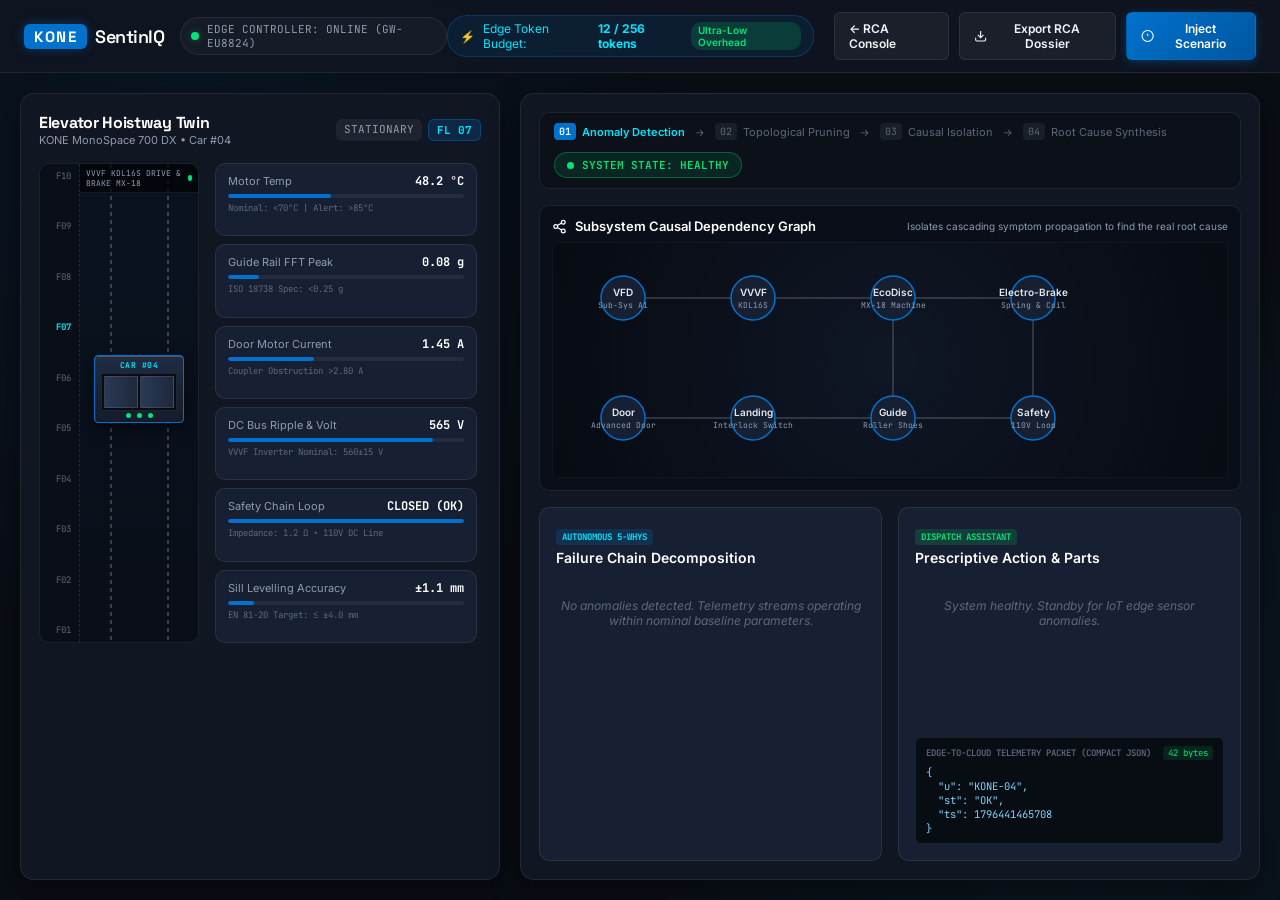
<file: sentiniq-dashboard/index.html>
<!DOCTYPE html>
<html lang="en">
<head>
  <meta charset="UTF-8">
  <meta name="viewport" content="width=device-width, initial-scale=1.0">
  <title>KONE SentinIQ | Autonomous Fault Isolation & Root Cause Analysis</title>
  <link rel="preconnect" href="https://fonts.googleapis.com">
  <link rel="preconnect" href="https://fonts.gstatic.com" crossorigin>
  <link href="https://fonts.googleapis.com/css2?family=Space+Grotesk:wght@400;500;600;700&family=JetBrains+Mono:wght@400;500;700&family=Inter:wght@300;400;500;600;700&display=swap" rel="stylesheet">
  <link rel="stylesheet" href="style.css">
</head>
<body class="dark-theme">
  <!-- Top Bar -->
  <header class="top-nav">
    <div class="brand">
      <div class="logo-mark">
        <span class="kone-pill">KONE</span>
        <span class="product-tag">SentinIQ</span>
      </div>
      <div class="system-status">
        <span class="pulse-dot active"></span>
        <span class="system-label">EDGE CONTROLLER: ONLINE (GW-EU8824)</span>
      </div>
    </div>

    <div class="nav-controls">
      <div class="token-meter">
        <span class="token-icon">⚡</span>
        <span class="token-label">Edge Token Budget:</span>
        <strong id="token-usage-counter">42 / 256 tokens</strong>
        <span class="badge-eco">Ultra-Low Overhead</span>
      </div>

      <div class="header-actions">
        <a href="/" class="btn btn-secondary" style="text-decoration:none; display:inline-flex; align-items:center; gap:6px;">← RCA Console</a>
        <button id="btn-export-report" class="btn btn-secondary">
          <svg width="14" height="14" viewBox="0 0 24 24" fill="none" stroke="currentColor" stroke-width="2"><path d="M21 15v4a2 2 0 0 1-2 2H5a2 2 0 0 1-2-2v-4M7 10l5 5 5-5M12 15V3"/></svg>
          Export RCA Dossier
        </button>
        <button id="btn-inject-modal" class="btn btn-primary">
          <svg width="14" height="14" viewBox="0 0 24 24" fill="none" stroke="currentColor" stroke-width="2"><circle cx="12" cy="12" r="10"/><line x1="12" y1="8" x2="12" y2="12"/><line x1="12" y1="16" x2="12.01" y2="16"/></svg>
          Inject Scenario
        </button>
      </div>
    </div>
  </header>

  <!-- Main Grid Dashboard -->
  <main class="dashboard-grid">
    
    <!-- LEFT PANEL: Digital Twin Hoistway & Live Telemetry -->
    <section class="panel twin-telemetry-panel">
      <div class="panel-header">
        <div class="title-with-badge">
          <h2>Elevator Hoistway Twin</h2>
          <span class="unit-code">KONE MonoSpace 700 DX • Car #04</span>
        </div>
        <div class="telemetry-speed">
          <span id="car-motion-state" class="badge-neutral">STATIONARY</span>
          <span id="car-floor-display" class="badge-floor">FL 07</span>
        </div>
      </div>

      <!-- Hoistway Visualizer -->
      <div class="hoistway-container">
        <div class="shaft-canvas-wrapper">
          <div class="shaft-ruler" id="shaft-floors">
            <!-- Dynamically generated floors 10 to 1 -->
          </div>
          <div class="shaft-track">
            <!-- Hoistway cables -->
            <div class="hoist-cable left-cable"></div>
            <div class="hoist-cable right-cable"></div>
            <!-- Car Body -->
            <div class="elevator-car" id="elevator-car">
              <div class="car-header">CAR #04</div>
              <div class="car-doors">
                <div class="door door-left" id="door-left"></div>
                <div class="door door-right" id="door-right"></div>
              </div>
              <div class="car-sensors">
                <span class="sensor-indicator" id="sensor-vibe-dot" title="Traction Frame Vibe"></span>
                <span class="sensor-indicator" id="sensor-door-dot" title="Door Optical Interlock"></span>
                <span class="sensor-indicator" id="sensor-level-dot" title="Laser Levelling"></span>
              </div>
            </div>
            <!-- Machine Room / Inverter at Top -->
            <div class="machine-room-banner">
              <span>VVVF KDL16S DRIVE & BRAKE MX-18</span>
              <span class="subsystem-dot normal" id="top-drive-dot"></span>
            </div>
          </div>
        </div>

        <!-- Telemetry Gauges -->
        <div class="telemetry-deck">
          <div class="telemetry-card" id="card-motor-temp">
            <div class="tele-head">
              <span>Motor Temp</span>
              <span class="tele-val" id="val-motor-temp">48.2 °C</span>
            </div>
            <div class="tele-bar-track">
              <div class="tele-bar-fill" id="bar-motor-temp" style="width: 45%;"></div>
            </div>
            <div class="tele-meta">Nominal: &lt;70°C | Alert: &gt;85°C</div>
          </div>

          <div class="telemetry-card" id="card-vibe">
            <div class="tele-head">
              <span>Guide Rail FFT Peak</span>
              <span class="tele-val" id="val-vibe">0.08 g</span>
            </div>
            <div class="tele-bar-track">
              <div class="tele-bar-fill" id="bar-vibe" style="width: 15%;"></div>
            </div>
            <div class="tele-meta">ISO 18738 Spec: &lt;0.25 g</div>
          </div>

          <div class="telemetry-card" id="card-door-current">
            <div class="tele-head">
              <span>Door Motor Current</span>
              <span class="tele-val" id="val-door-current">1.45 A</span>
            </div>
            <div class="tele-bar-track">
              <div class="tele-bar-fill" id="bar-door-current" style="width: 28%;"></div>
            </div>
            <div class="tele-meta">Coupler Obstruction &gt;2.80 A</div>
          </div>

          <div class="telemetry-card" id="card-bus-voltage">
            <div class="tele-head">
              <span>DC Bus Ripple & Volt</span>
              <span class="tele-val" id="val-bus-voltage">565 V</span>
            </div>
            <div class="tele-bar-track">
              <div class="tele-bar-fill" id="bar-bus-voltage" style="width: 75%;"></div>
            </div>
            <div class="tele-meta">VVVF Inverter Nominal: 560±15 V</div>
          </div>

          <div class="telemetry-card" id="card-safety-loop">
            <div class="tele-head">
              <span>Safety Chain Loop</span>
              <span class="tele-val" id="val-safety-loop">CLOSED (OK)</span>
            </div>
            <div class="tele-bar-track">
              <div class="tele-bar-fill" id="bar-safety-loop" style="width: 100%;"></div>
            </div>
            <div class="tele-meta">Impedance: 1.2 Ω • 110V DC Line</div>
          </div>

          <div class="telemetry-card" id="card-level-offset">
            <div class="tele-head">
              <span>Sill Levelling Accuracy</span>
              <span class="tele-val" id="val-level-offset">±1.1 mm</span>
            </div>
            <div class="tele-bar-track">
              <div class="tele-bar-fill" id="bar-level-offset" style="width: 10%;"></div>
            </div>
            <div class="tele-meta">EN 81-20 Target: &le; ±4.0 mm</div>
          </div>
        </div>
      </div>
    </section>

    <!-- CENTER & RIGHT: Autonomous Fault Isolation & Causal Graph Engine -->
    <section class="panel fault-isolation-panel">
      
      <!-- Fault Pipeline Status Bar -->
      <div class="pipeline-header">
        <div class="pipeline-stages">
          <div class="stage-step active" id="p-step-1">
            <span class="num">01</span>
            <span class="lbl">Anomaly Detection</span>
          </div>
          <div class="stage-arrow">→</div>
          <div class="stage-step" id="p-step-2">
            <span class="num">02</span>
            <span class="lbl">Topological Pruning</span>
          </div>
          <div class="stage-arrow">→</div>
          <div class="stage-step" id="p-step-3">
            <span class="num">03</span>
            <span class="lbl">Causal Isolation</span>
          </div>
          <div class="stage-arrow">→</div>
          <div class="stage-step" id="p-step-4">
            <span class="num">04</span>
            <span class="lbl">Root Cause Synthesis</span>
          </div>
        </div>

        <div class="active-incident-tag" id="incident-pill">
          <span class="status-indicator-dot normal"></span>
          <span id="incident-name">SYSTEM STATE: HEALTHY</span>
        </div>
      </div>

      <!-- Graph & Causal Tree Visualization -->
      <div class="causal-graph-box">
        <div class="box-titlebar">
          <h3>
            <svg width="15" height="15" viewBox="0 0 24 24" fill="none" stroke="currentColor" stroke-width="2"><circle cx="18" cy="5" r="3"/><circle cx="6" cy="12" r="3"/><circle cx="18" cy="19" r="3"/><line x1="8.59" y1="13.51" x2="15.42" y2="17.49"/><line x1="15.41" y1="6.51" x2="8.59" y2="10.49"/></svg>
            Subsystem Causal Dependency Graph
          </h3>
          <span class="tag-subtle">Isolates cascading symptom propagation to find the real root cause</span>
        </div>
        <div class="graph-viewport">
          <svg id="causal-graph-svg" width="100%" height="230"></svg>
        </div>
      </div>

      <!-- RCA Deep-Dive & Action Recommendation -->
      <div class="rca-output-grid">
        
        <!-- Left Sub-card: 5-Whys Autonomous Trace -->
        <div class="rca-card whys-card">
          <div class="card-caption">
            <span class="chip-kone">AUTONOMOUS 5-WHYS</span>
            <h4>Failure Chain Decomposition</h4>
          </div>
          <div class="whys-list" id="whys-container">
            <div class="empty-state">No anomalies detected. Telemetry streams operating within nominal baseline parameters.</div>
          </div>
        </div>

        <!-- Right Sub-card: Prescriptive Dispatch & Low-Token AI Summary -->
        <div class="rca-card action-card">
          <div class="card-caption">
            <span class="chip-accent">DISPATCH ASSISTANT</span>
            <h4>Prescriptive Action & Parts</h4>
          </div>

          <div class="action-details" id="action-details-box">
            <div class="empty-state">System healthy. Standby for IoT edge sensor anomalies.</div>
          </div>

          <!-- Token-Optimized Edge Payload Preview -->
          <div class="edge-payload-footer">
            <div class="payload-header">
              <span class="micro-label">EDGE-TO-CLOUD TELEMETRY PACKET (COMPACT JSON)</span>
              <span class="byte-badge" id="packet-bytes">0 bytes</span>
            </div>
            <pre class="code-preview" id="compact-json-output">{"status": "NOMINAL", "active_faults": 0}</pre>
          </div>
        </div>

      </div>

    </section>

  </main>

  <!-- Scenario Injection Modal -->
  <div class="modal-backdrop hidden" id="scenario-modal">
    <div class="modal-card">
      <div class="modal-header">
        <h3>Trigger Autonomous Fault Scenario</h3>
        <button class="btn-close" id="btn-close-modal">&times;</button>
      </div>
      <p class="modal-desc">
        Select a real-world KONE elevator incident scenario to observe instant autonomous fault isolation, symptom tree pruning, and minimal-token root cause analysis.
      </p>

      <div class="scenario-list">
        
        <div class="scenario-item" data-scenario="SCN-01">
          <div class="item-badge danger">CRITICAL</div>
          <div class="item-body">
            <strong>SCN-01: VVVF Drive Cooling Fan Seizure & Overheating</strong>
            <p>Cascading fault: Heatsink thermal throttling triggers IGBT switching delay, causing intermittent motor torque dip and safety line interlock tripping.</p>
          </div>
          <button class="btn btn-sm btn-outline">Simulate</button>
        </div>

        <div class="scenario-item" data-scenario="SCN-02">
          <div class="item-badge warning">HIGH</div>
          <div class="item-body">
            <strong>SCN-02: Landing Door Sill Debris & Optical Interlock Chattering</strong>
            <p>Debris resistance surges door motor current; coupler fails to seat, causing door cycle retries and passenger entrapment prevention hold.</p>
          </div>
          <button class="btn btn-sm btn-outline">Simulate</button>
        </div>

        <div class="scenario-item" data-scenario="SCN-03">
          <div class="item-badge warning">MEDIUM</div>
          <div class="item-body">
            <strong>SCN-03: Traction Brake MX-18 Mechanical Retardation Lag</strong>
            <p>Residual magnetic stick causes 320ms release delay; levelling offset exceeds ±4mm at Floor 7 during peak traffic.</p>
          </div>
          <button class="btn btn-sm btn-outline">Simulate</button>
        </div>

        <div class="scenario-item" data-scenario="SCN-04">
          <div class="item-badge info">MAINTENANCE</div>
          <div class="item-body">
            <strong>SCN-04: Counterweight Guide Rail Roller Bearing Degradation</strong>
            <p>Lateral vibration harmonic peak reaches 0.42g at 4.2m/s, creating acoustic flutter and passenger ride comfort degradation.</p>
          </div>
          <button class="btn btn-sm btn-outline">Simulate</button>
        </div>

      </div>

      <div class="modal-footer">
        <button id="btn-reset-nominal" class="btn btn-secondary">Reset To Nominal Normal</button>
      </div>
    </div>
  </div>

  <script src="engine.js"></script>
  <script src="app.js"></script>
</body>
</html>
</file>
<file: sentiniq-dashboard/style.css>
:root {
  --bg-core: #090d14;
  --bg-surface: #101622;
  --bg-surface-elevated: #162032;
  --bg-card: rgba(22, 32, 50, 0.7);
  --border-subtle: rgba(255, 255, 255, 0.08);
  --border-focus: rgba(0, 114, 206, 0.5);
  
  --kone-blue: #0072ce;
  --kone-blue-glow: rgba(0, 114, 206, 0.35);
  --kone-dark-blue: #003366;
  --cyan-accent: #00e5ff;
  --green-nominal: #00e676;
  --green-glow: rgba(0, 230, 118, 0.3);
  --amber-warning: #ffab00;
  --amber-glow: rgba(255, 171, 0, 0.3);
  --red-critical: #ff3d71;
  --red-glow: rgba(255, 61, 113, 0.4);

  --text-main: #f1f5f9;
  --text-muted: #8e9bb0;
  --text-dim: #5c687a;
  
  --font-sans: 'Inter', -apple-system, BlinkMacSystemFont, sans-serif;
  --font-display: 'Space Grotesk', sans-serif;
  --font-mono: 'JetBrains Mono', monospace;

  --radius-sm: 6px;
  --radius-md: 10px;
  --radius-lg: 14px;
}

* {
  box-sizing: border-box;
  margin: 0;
  padding: 0;
}

body.dark-theme {
  background-color: var(--bg-core);
  color: var(--text-main);
  font-family: var(--font-sans);
  min-height: 100vh;
  display: flex;
  flex-direction: column;
  background-image: 
    radial-gradient(circle at 15% 15%, rgba(0, 114, 206, 0.08) 0%, transparent 40%),
    radial-gradient(circle at 85% 80%, rgba(0, 229, 255, 0.05) 0%, transparent 40%);
  background-attachment: fixed;
  overflow-x: hidden;
}

/* TOP NAVIGATION */
.top-nav {
  display: flex;
  justify-content: space-between;
  align-items: center;
  padding: 12px 24px;
  background: rgba(16, 22, 34, 0.85);
  backdrop-filter: blur(12px);
  border-bottom: 1px solid var(--border-subtle);
  position: sticky;
  top: 0;
  z-index: 100;
}

.brand {
  display: flex;
  align-items: center;
  gap: 16px;
}

.logo-mark {
  display: flex;
  align-items: center;
  gap: 8px;
}

.kone-pill {
  background: var(--kone-blue);
  color: #fff;
  font-family: var(--font-display);
  font-weight: 700;
  font-size: 15px;
  letter-spacing: 1.5px;
  padding: 3px 10px;
  border-radius: var(--radius-sm);
  box-shadow: 0 0 12px var(--kone-blue-glow);
}

.product-tag {
  font-family: var(--font-display);
  font-weight: 600;
  font-size: 18px;
  letter-spacing: -0.5px;
  color: #fff;
}

.system-status {
  display: flex;
  align-items: center;
  gap: 8px;
  padding: 4px 10px;
  background: rgba(255, 255, 255, 0.03);
  border: 1px solid var(--border-subtle);
  border-radius: 20px;
  font-size: 11px;
  font-family: var(--font-mono);
  color: var(--text-muted);
}

.pulse-dot {
  width: 8px;
  height: 8px;
  border-radius: 50%;
  background: var(--green-nominal);
  box-shadow: 0 0 8px var(--green-glow);
  animation: pulse 2s infinite ease-in-out;
}

@keyframes pulse {
  0%, 100% { opacity: 1; transform: scale(1); }
  50% { opacity: 0.4; transform: scale(0.85); }
}

.nav-controls {
  display: flex;
  align-items: center;
  gap: 20px;
}

.token-meter {
  display: flex;
  align-items: center;
  gap: 8px;
  background: rgba(0, 114, 206, 0.1);
  border: 1px solid rgba(0, 114, 206, 0.3);
  padding: 5px 12px;
  border-radius: 20px;
  font-size: 12px;
  color: var(--cyan-accent);
}

.badge-eco {
  background: rgba(0, 230, 118, 0.15);
  color: var(--green-nominal);
  padding: 2px 7px;
  border-radius: 10px;
  font-size: 10px;
  font-weight: 600;
}

.header-actions {
  display: flex;
  gap: 10px;
}

/* BUTTONS */
.btn {
  display: inline-flex;
  align-items: center;
  gap: 6px;
  padding: 8px 14px;
  font-size: 12px;
  font-weight: 600;
  font-family: var(--font-sans);
  border-radius: var(--radius-sm);
  cursor: pointer;
  transition: all 0.2s cubic-bezier(0.16, 1, 0.3, 1);
  border: 1px solid transparent;
}

.btn-primary {
  background: linear-gradient(135deg, var(--kone-blue), #00569e);
  color: white;
  box-shadow: 0 2px 10px var(--kone-blue-glow);
}

.btn-primary:hover {
  background: linear-gradient(135deg, #0084f0, var(--kone-blue));
  transform: translateY(-1px);
  box-shadow: 0 4px 14px rgba(0, 114, 206, 0.5);
}

.btn-secondary {
  background: rgba(255, 255, 255, 0.05);
  color: var(--text-main);
  border-color: var(--border-subtle);
}

.btn-secondary:hover {
  background: rgba(255, 255, 255, 0.09);
  border-color: rgba(255, 255, 255, 0.2);
}

.btn-outline {
  background: transparent;
  color: var(--cyan-accent);
  border-color: rgba(0, 229, 255, 0.4);
}

.btn-outline:hover {
  background: rgba(0, 229, 255, 0.1);
  border-color: var(--cyan-accent);
}

.btn-sm {
  padding: 5px 10px;
  font-size: 11px;
}

/* DASHBOARD LAYOUT */
.dashboard-grid {
  display: grid;
  grid-template-columns: 480px 1fr;
  gap: 20px;
  padding: 20px;
  flex: 1;
}

@media (max-width: 1200px) {
  .dashboard-grid {
    grid-template-columns: 1fr;
  }
}

.panel {
  background: var(--bg-surface);
  border: 1px solid var(--border-subtle);
  border-radius: var(--radius-lg);
  padding: 18px;
  display: flex;
  flex-direction: column;
  gap: 16px;
  box-shadow: 0 10px 30px rgba(0, 0, 0, 0.4);
}

.panel-header {
  display: flex;
  justify-content: space-between;
  align-items: center;
}

.panel-header h2 {
  font-family: var(--font-display);
  font-size: 16px;
  letter-spacing: -0.3px;
  color: #fff;
}

.unit-code {
  font-size: 11px;
  color: var(--text-muted);
  display: block;
}

.telemetry-speed {
  display: flex;
  gap: 6px;
}

.badge-neutral {
  background: rgba(255, 255, 255, 0.06);
  color: var(--text-muted);
  padding: 3px 8px;
  border-radius: var(--radius-sm);
  font-size: 11px;
  font-family: var(--font-mono);
}

.badge-floor {
  background: rgba(0, 114, 206, 0.2);
  color: var(--cyan-accent);
  border: 1px solid rgba(0, 114, 206, 0.4);
  padding: 3px 8px;
  border-radius: var(--radius-sm);
  font-size: 11px;
  font-family: var(--font-mono);
  font-weight: 700;
}

/* HOISTWAY TWIN CONTAINER */
.hoistway-container {
  display: grid;
  grid-template-columns: 160px 1fr;
  gap: 16px;
  height: 480px;
}

.shaft-canvas-wrapper {
  background: #090e17;
  border: 1px solid var(--border-subtle);
  border-radius: var(--radius-md);
  position: relative;
  overflow: hidden;
  display: flex;
}

.shaft-ruler {
  width: 40px;
  border-right: 1px dashed rgba(255, 255, 255, 0.1);
  display: flex;
  flex-direction: column;
  justify-content: space-between;
  padding: 6px 4px;
}

.floor-marker {
  font-size: 9px;
  font-family: var(--font-mono);
  color: var(--text-dim);
  text-align: right;
  padding-right: 4px;
}

.floor-marker.active {
  color: var(--cyan-accent);
  font-weight: bold;
}

.shaft-track {
  position: relative;
  flex: 1;
  background: linear-gradient(180deg, rgba(0, 114, 206, 0.05) 0%, transparent 100%);
}

.machine-room-banner {
  position: absolute;
  top: 0;
  left: 0;
  right: 0;
  background: rgba(0, 0, 0, 0.7);
  border-bottom: 1px solid var(--border-subtle);
  padding: 4px 6px;
  font-size: 8px;
  font-family: var(--font-mono);
  display: flex;
  justify-content: space-between;
  align-items: center;
  color: var(--text-muted);
  z-index: 5;
}

.subsystem-dot {
  width: 6px;
  height: 6px;
  border-radius: 50%;
}

.subsystem-dot.normal {
  background: var(--green-nominal);
  box-shadow: 0 0 6px var(--green-glow);
}

.subsystem-dot.alert {
  background: var(--red-critical);
  box-shadow: 0 0 6px var(--red-glow);
}

.hoist-cable {
  position: absolute;
  top: 0;
  width: 2px;
  height: 100%;
  background: repeating-linear-gradient(
    180deg,
    rgba(255, 255, 255, 0.2),
    rgba(255, 255, 255, 0.2) 4px,
    transparent 4px,
    transparent 8px
  );
}

.left-cable { left: 25%; }
.right-cable { right: 25%; }

/* ELEVATOR CAR */
.elevator-car {
  position: absolute;
  left: 12%;
  right: 12%;
  height: 68px;
  background: linear-gradient(180deg, #1f2c42, #141c2c);
  border: 1.5px solid #0072ce;
  border-radius: 4px;
  box-shadow: 0 4px 15px rgba(0, 0, 0, 0.6), inset 0 1px 0 rgba(255, 255, 255, 0.2);
  top: 40%;
  transition: top 1.8s cubic-bezier(0.4, 0, 0.2, 1);
  display: flex;
  flex-direction: column;
  justify-content: space-between;
  padding: 4px 6px;
  z-index: 4;
}

.car-header {
  font-size: 8px;
  font-family: var(--font-mono);
  font-weight: 700;
  color: var(--cyan-accent);
  text-align: center;
  letter-spacing: 0.5px;
}

.car-doors {
  display: flex;
  gap: 2px;
  height: 38px;
  background: #080c14;
  border: 1px solid rgba(255, 255, 255, 0.1);
  border-radius: 2px;
  padding: 2px;
  overflow: hidden;
  position: relative;
}

.door {
  flex: 1;
  background: linear-gradient(90deg, #2a3a55, #1e283b);
  border: 1px solid rgba(255, 255, 255, 0.1);
  transition: transform 0.8s ease;
}

.car-doors.open .door-left {
  transform: translateX(-80%);
}

.car-doors.open .door-right {
  transform: translateX(80%);
}

.car-sensors {
  display: flex;
  justify-content: center;
  gap: 6px;
}

.sensor-indicator {
  width: 5px;
  height: 5px;
  border-radius: 50%;
  background: var(--green-nominal);
  transition: all 0.3s;
}

.sensor-indicator.anomaly {
  background: var(--red-critical);
  box-shadow: 0 0 6px var(--red-glow);
  transform: scale(1.3);
}

/* TELEMETRY DECK */
.telemetry-deck {
  display: grid;
  grid-template-columns: 1fr;
  gap: 8px;
  overflow-y: auto;
  max-height: 480px;
  padding-right: 4px;
}

.telemetry-card {
  background: var(--bg-surface-elevated);
  border: 1px solid var(--border-subtle);
  border-radius: var(--radius-md);
  padding: 9px 12px;
  transition: border-color 0.3s, background 0.3s;
}

.telemetry-card.alert {
  border-color: rgba(255, 61, 113, 0.6);
  background: rgba(255, 61, 113, 0.08);
}

.telemetry-card.warning {
  border-color: rgba(255, 171, 0, 0.5);
  background: rgba(255, 171, 0, 0.06);
}

.tele-head {
  display: flex;
  justify-content: space-between;
  align-items: center;
  font-size: 11px;
  color: var(--text-muted);
  margin-bottom: 5px;
}

.tele-val {
  font-family: var(--font-mono);
  font-weight: 700;
  color: #fff;
  font-size: 12px;
}

.telemetry-card.alert .tele-val {
  color: var(--red-critical);
}

.telemetry-card.warning .tele-val {
  color: var(--amber-warning);
}

.tele-bar-track {
  height: 4px;
  background: rgba(255, 255, 255, 0.06);
  border-radius: 2px;
  overflow: hidden;
  margin-bottom: 4px;
}

.tele-bar-fill {
  height: 100%;
  background: var(--kone-blue);
  border-radius: 2px;
  transition: width 0.5s ease, background-color 0.3s ease;
}

.telemetry-card.alert .tele-bar-fill {
  background: var(--red-critical);
}

.telemetry-card.warning .tele-bar-fill {
  background: var(--amber-warning);
}

.tele-meta {
  font-size: 9px;
  color: var(--text-dim);
  font-family: var(--font-mono);
}

/* RIGHT PANEL - FAULT ISOLATION PIPELINE */
.fault-isolation-panel {
  display: flex;
  flex-direction: column;
  gap: 16px;
}

.pipeline-header {
  display: flex;
  justify-content: space-between;
  align-items: center;
  flex-wrap: wrap;
  gap: 12px;
  background: rgba(0, 0, 0, 0.25);
  padding: 10px 14px;
  border-radius: var(--radius-md);
  border: 1px solid var(--border-subtle);
}

.pipeline-stages {
  display: flex;
  align-items: center;
  gap: 10px;
}

.stage-step {
  display: flex;
  align-items: center;
  gap: 6px;
  font-size: 11px;
  color: var(--text-dim);
  transition: all 0.3s;
}

.stage-step .num {
  font-family: var(--font-mono);
  font-size: 10px;
  background: rgba(255, 255, 255, 0.06);
  padding: 2px 5px;
  border-radius: 4px;
}

.stage-step.active {
  color: var(--cyan-accent);
  font-weight: 600;
}

.stage-step.active .num {
  background: var(--kone-blue);
  color: #fff;
}

.stage-arrow {
  color: var(--text-dim);
  font-size: 10px;
}

.active-incident-tag {
  display: flex;
  align-items: center;
  gap: 8px;
  padding: 5px 12px;
  border-radius: 20px;
  font-size: 11px;
  font-family: var(--font-mono);
  font-weight: 600;
  background: rgba(0, 230, 118, 0.1);
  color: var(--green-nominal);
  border: 1px solid rgba(0, 230, 118, 0.3);
}

.active-incident-tag.incident-active {
  background: rgba(255, 61, 113, 0.15);
  color: var(--red-critical);
  border-color: rgba(255, 61, 113, 0.5);
  animation: borderFlicker 1.5s infinite alternate;
}

@keyframes borderFlicker {
  from { box-shadow: 0 0 4px rgba(255, 61, 113, 0.2); }
  to { box-shadow: 0 0 12px rgba(255, 61, 113, 0.6); }
}

.status-indicator-dot {
  width: 7px;
  height: 7px;
  border-radius: 50%;
  background: currentColor;
}

/* CAUSAL GRAPH BOX */
.causal-graph-box {
  background: #090e18;
  border: 1px solid var(--border-subtle);
  border-radius: var(--radius-md);
  padding: 12px;
  position: relative;
}

.box-titlebar {
  display: flex;
  justify-content: space-between;
  align-items: center;
  margin-bottom: 8px;
}

.box-titlebar h3 {
  font-size: 13px;
  font-weight: 600;
  display: flex;
  align-items: center;
  gap: 8px;
  color: #fff;
}

.tag-subtle {
  font-size: 10px;
  color: var(--text-muted);
}

.graph-viewport {
  width: 100%;
  background: radial-gradient(circle at center, rgba(22, 32, 50, 0.5) 0%, #070b12 100%);
  border-radius: var(--radius-sm);
  border: 1px solid rgba(255, 255, 255, 0.04);
}

/* RCA GRID */
.rca-output-grid {
  display: grid;
  grid-template-columns: 1fr 1fr;
  gap: 16px;
  flex: 1;
}

@media (max-width: 900px) {
  .rca-output-grid {
    grid-template-columns: 1fr;
  }
}

.rca-card {
  background: var(--bg-surface-elevated);
  border: 1px solid var(--border-subtle);
  border-radius: var(--radius-md);
  padding: 16px;
  display: flex;
  flex-direction: column;
}

.card-caption {
  margin-bottom: 12px;
}

.chip-kone {
  font-size: 9px;
  font-family: var(--font-mono);
  background: rgba(0, 114, 206, 0.2);
  color: var(--cyan-accent);
  padding: 2px 6px;
  border-radius: 4px;
  font-weight: 700;
  display: inline-block;
  margin-bottom: 4px;
}

.chip-accent {
  font-size: 9px;
  font-family: var(--font-mono);
  background: rgba(0, 230, 118, 0.15);
  color: var(--green-nominal);
  padding: 2px 6px;
  border-radius: 4px;
  font-weight: 700;
  display: inline-block;
  margin-bottom: 4px;
}

.card-caption h4 {
  font-size: 14px;
  color: #fff;
  font-weight: 600;
}

/* 5-WHYS LIST */
.whys-list {
  display: flex;
  flex-direction: column;
  gap: 10px;
  overflow-y: auto;
  max-height: 280px;
}

.why-node {
  background: rgba(0, 0, 0, 0.25);
  border-left: 3px solid var(--kone-blue);
  border-radius: 0 var(--radius-sm) var(--radius-sm) 0;
  padding: 8px 12px;
  font-size: 12px;
}

.why-node.root-cause {
  border-left-color: var(--red-critical);
  background: rgba(255, 61, 113, 0.1);
}

.why-node-header {
  display: flex;
  justify-content: space-between;
  margin-bottom: 3px;
  font-size: 10px;
  font-family: var(--font-mono);
  color: var(--text-muted);
}

.why-node.root-cause .why-node-header {
  color: var(--red-critical);
  font-weight: 700;
}

.why-node-text {
  color: #e2e8f0;
  line-height: 1.4;
}

/* ACTION DETAILS */
.action-details {
  display: flex;
  flex-direction: column;
  gap: 12px;
  flex: 1;
}

.prescriptive-box {
  background: rgba(0, 0, 0, 0.2);
  border: 1px solid rgba(255, 255, 255, 0.06);
  border-radius: var(--radius-sm);
  padding: 10px 12px;
}

.prescriptive-title {
  font-size: 11px;
  color: var(--cyan-accent);
  font-family: var(--font-mono);
  margin-bottom: 6px;
  text-transform: uppercase;
  font-weight: 600;
}

.prescriptive-text {
  font-size: 12px;
  color: var(--text-main);
  line-height: 1.45;
}

.parts-badge-row {
  display: flex;
  flex-wrap: wrap;
  gap: 6px;
  margin-top: 6px;
}

.part-tag {
  background: rgba(0, 114, 206, 0.15);
  border: 1px solid rgba(0, 114, 206, 0.35);
  color: #93c5fd;
  font-size: 10px;
  font-family: var(--font-mono);
  padding: 2px 7px;
  border-radius: 4px;
}

/* EDGE PAYLOAD COMPACT */
.edge-payload-footer {
  margin-top: 14px;
  background: #080d14;
  border: 1px solid var(--border-subtle);
  border-radius: var(--radius-sm);
  padding: 8px 10px;
}

.payload-header {
  display: flex;
  justify-content: space-between;
  align-items: center;
  margin-bottom: 5px;
}

.micro-label {
  font-size: 9px;
  font-family: var(--font-mono);
  color: var(--text-dim);
  font-weight: 600;
}

.byte-badge {
  font-size: 9px;
  font-family: var(--font-mono);
  background: rgba(0, 230, 118, 0.1);
  color: var(--green-nominal);
  padding: 1px 5px;
  border-radius: 3px;
}

.code-preview {
  font-family: var(--font-mono);
  font-size: 10.5px;
  color: #7dd3fc;
  white-space: pre-wrap;
  word-break: break-all;
  max-height: 80px;
  overflow-y: auto;
}

.empty-state {
  color: var(--text-dim);
  font-size: 12px;
  font-style: italic;
  padding: 20px 0;
  text-align: center;
}

/* MODAL */
.modal-backdrop {
  position: fixed;
  inset: 0;
  background: rgba(0, 0, 0, 0.75);
  backdrop-filter: blur(8px);
  display: flex;
  justify-content: center;
  align-items: center;
  z-index: 200;
  transition: opacity 0.2s ease;
}

.modal-backdrop.hidden {
  opacity: 0;
  pointer-events: none;
}

.modal-card {
  background: var(--bg-surface);
  border: 1px solid rgba(255, 255, 255, 0.12);
  border-radius: var(--radius-lg);
  width: 90%;
  max-width: 620px;
  padding: 24px;
  box-shadow: 0 20px 50px rgba(0, 0, 0, 0.7);
  display: flex;
  flex-direction: column;
  gap: 16px;
}

.modal-header {
  display: flex;
  justify-content: space-between;
  align-items: center;
}

.modal-header h3 {
  font-family: var(--font-display);
  font-size: 18px;
  color: #fff;
}

.btn-close {
  background: transparent;
  border: none;
  font-size: 24px;
  color: var(--text-muted);
  cursor: pointer;
  line-height: 1;
}

.btn-close:hover {
  color: #fff;
}

.modal-desc {
  font-size: 13px;
  color: var(--text-muted);
  line-height: 1.5;
}

.scenario-list {
  display: flex;
  flex-direction: column;
  gap: 10px;
  max-height: 340px;
  overflow-y: auto;
}

.scenario-item {
  display: flex;
  align-items: center;
  gap: 12px;
  background: rgba(255, 255, 255, 0.03);
  border: 1px solid var(--border-subtle);
  border-radius: var(--radius-md);
  padding: 12px;
  transition: all 0.2s;
  cursor: pointer;
}

.scenario-item:hover {
  background: rgba(255, 255, 255, 0.07);
  border-color: var(--border-focus);
  transform: translateX(3px);
}

.item-badge {
  font-size: 9px;
  font-family: var(--font-mono);
  font-weight: 700;
  padding: 3px 6px;
  border-radius: 4px;
}

.item-badge.danger {
  background: rgba(255, 61, 113, 0.2);
  color: var(--red-critical);
}

.item-badge.warning {
  background: rgba(255, 171, 0, 0.2);
  color: var(--amber-warning);
}

.item-badge.info {
  background: rgba(0, 229, 255, 0.2);
  color: var(--cyan-accent);
}

.item-body {
  flex: 1;
}

.item-body strong {
  display: block;
  font-size: 12.5px;
  color: #fff;
  margin-bottom: 2px;
}

.item-body p {
  font-size: 11px;
  color: var(--text-muted);
  line-height: 1.35;
}

.modal-footer {
  display: flex;
  justify-content: flex-end;
  padding-top: 8px;
  border-top: 1px solid var(--border-subtle);
}

/* SVG GRAPH NODES & EDGES */
.graph-edge {
  stroke: rgba(255, 255, 255, 0.15);
  stroke-width: 2;
  transition: all 0.4s ease;
}

.graph-edge.edge-fault-path {
  stroke: var(--red-critical);
  stroke-width: 2.5;
  stroke-dasharray: 4, 3;
  animation: dashMove 1s linear infinite;
}

.graph-edge.edge-pruned {
  stroke: rgba(255, 255, 255, 0.05);
  stroke-width: 1;
}

@keyframes dashMove {
  to { stroke-dashoffset: -14; }
}

.node-circle {
  transition: all 0.4s cubic-bezier(0.16, 1, 0.3, 1);
  cursor: pointer;
}

.node-group:hover .node-circle {
  filter: brightness(1.2);
}

.node-circle.status-nominal {
  fill: #162032;
  stroke: #0072ce;
  stroke-width: 1.5;
}

.node-circle.status-symptom {
  fill: #2a2012;
  stroke: var(--amber-warning);
  stroke-width: 2;
  filter: drop-shadow(0 0 6px var(--amber-glow));
}

.node-circle.status-root {
  fill: #34121a;
  stroke: var(--red-critical);
  stroke-width: 3;
  filter: drop-shadow(0 0 10px var(--red-glow));
}

.node-label {
  font-family: var(--font-sans);
  font-size: 10px;
  font-weight: 600;
  fill: #e2e8f0;
  text-anchor: middle;
  pointer-events: none;
}

.node-sublabel {
  font-family: var(--font-mono);
  font-size: 8px;
  fill: var(--text-muted);
  text-anchor: middle;
  pointer-events: none;
}
</file>
